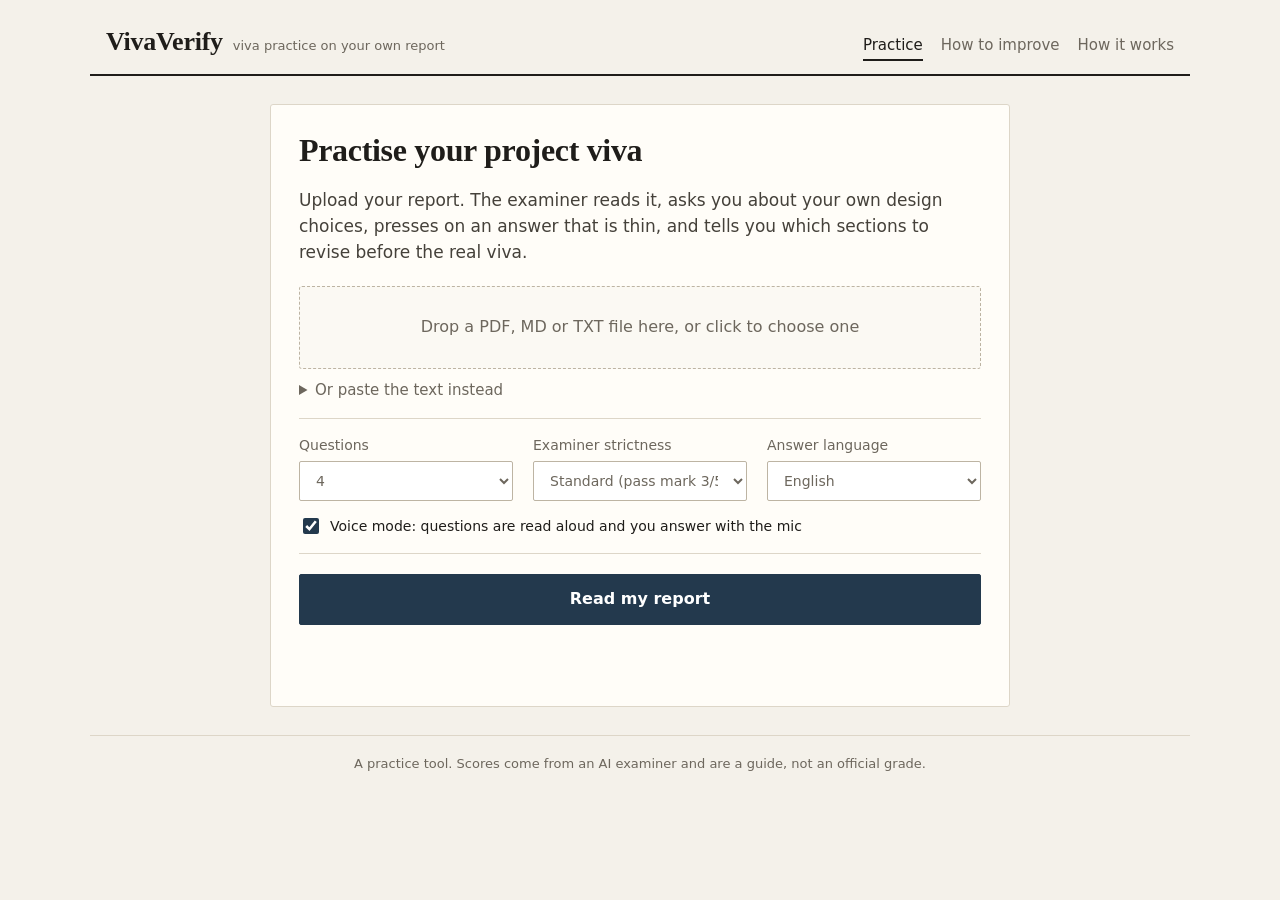
<file: frontend/index.html>
<!doctype html>
<html lang="en">
<head>
  <meta charset="utf-8">
  <meta name="viewport" content="width=device-width, initial-scale=1">
  <title>VivaVerify - viva practice on your own report</title>
  <meta name="description" content="Upload your project report and practise defending it in a spoken viva with an AI examiner.">
  <link rel="stylesheet" href="style.css">
  <script src="config.js"></script>
  <script src="app.js" defer></script>
</head>
<body>
  <header class="top">
    <div class="brand">VivaVerify<small>viva practice on your own report</small></div>
    <nav class="nav">
      <button data-nav="setup" class="active">Practice</button>
      <button data-nav="progress">How to improve</button>
      <button data-nav="how">How it works</button>
    </nav>
  </header>

  <main>
    <!-- 1. Setup -->
    <section id="setup" class="card narrow">
      <h1>Practise your project viva</h1>
      <p class="lede">Upload your report. The examiner reads it, asks you about your own design choices, presses on
        an answer that is thin, and tells you which sections to revise before the real viva.</p>

      <label class="drop" id="drop">
        <input type="file" id="file" accept=".pdf,.md,.txt">
        <span id="dropText">Drop a PDF, MD or TXT file here, or click to choose one</span>
      </label>
      <details>
        <summary>Or paste the text instead</summary>
        <textarea id="paste" rows="6" placeholder="Paste your report text here"></textarea>
      </details>

      <div class="settings">
        <label>Questions
          <select id="numQ"><option>3</option><option selected>4</option><option>5</option></select>
        </label>
        <label>Examiner strictness
          <select id="strict">
            <option value="friendly">Friendly (pass mark 2/5)</option>
            <option value="standard" selected>Standard (pass mark 3/5)</option>
            <option value="strict">Strict (pass mark 4/5)</option>
          </select>
        </label>
        <label>Answer language
          <select id="lang"><option value="en">English</option><option value="hi">Hindi / Hinglish</option></select>
        </label>
        <label class="check"><input type="checkbox" id="voiceOn" checked> Voice mode: questions are read aloud and you answer with the mic</label>
      </div>
      <button id="startBtn" class="primary big">Read my report</button>
      <p id="setupMsg" class="msg"></p>
    </section>

    <!-- 2. Report analysed -->
    <section id="analysed" hidden>
      <div class="card">
        <h2>Your report, as the examiner read it</h2>
        <div class="tiles" id="docTiles"></div>
      </div>
      <div class="layout">
        <div class="card">
          <h3>Sections</h3>
          <p class="muted small-text">Your report split into numbered sections. Answers are checked against these;
            sections marked <span class="chip">evidence</span> back a planned question.</p>
          <ol id="chunkList" class="chunks"></ol>
        </div>
        <aside class="card">
          <h3>Topics</h3>
          <p class="muted small-text">What the examiner will ask about. The questions themselves stay hidden until asked.</p>
          <ol id="planList" class="plan"><li class="muted">Examiner is reading your report...</li></ol>
          <p id="planMeta" class="muted small-text"></p>
          <button id="beginBtn" class="primary big" disabled>Preparing...</button>
        </aside>
      </div>
    </section>

    <!-- 3. Viva -->
    <section id="viva" class="layout" hidden>
      <div class="card">
        <div id="qDots" class="dots"></div>
        <div class="qhead">
          <span id="qCounter" class="muted"></span>
          <span id="qTopic" class="chip"></span>
          <span id="qFollow" class="chip warn" hidden>Follow-up</span>
        </div>
        <h2 id="qText"></h2>
        <button id="replayBtn" class="ghost small" hidden>Replay question</button>

        <div class="answer">
          <textarea id="answer" rows="5" placeholder="Speak or type your answer" disabled></textarea>
          <div id="live" class="live" aria-live="polite"></div>
          <div class="row">
            <button id="micBtn" class="mic" disabled>Start speaking</button>
            <button id="sendBtn" class="primary" disabled>Submit answer</button>
            <button id="retryBtn" class="primary" hidden>Try again</button>
            <span id="status" class="muted"></span>
          </div>
        </div>
        <div id="evals"></div>
      </div>

      <aside class="card">
        <h3>Examiner's log</h3>
        <ol id="trace" class="trace"></ol>
      </aside>
    </section>

    <!-- 4. Result -->
    <section id="report" class="card narrow" hidden>
      <div class="score-head">
        <div id="rPercent" class="big-score"></div>
        <div>
          <h2 id="rVerdict"></h2>
          <p id="rFlags" class="flag-line"></p>
        </div>
      </div>
      <div class="tiles" id="rTiles"></div>
      <div class="tabs">
        <button data-tab="rSummary" class="active">Summary</button>
        <button data-tab="rTranscript">Full transcript</button>
      </div>
      <div id="rSummary"></div>
      <div id="rTranscript" hidden></div>
      <div class="row">
        <button class="primary" onclick="location.reload()">Practise again</button>
        <button class="ghost" data-nav="progress">How to improve</button>
        <button class="ghost" onclick="window.print()">Print / save as PDF</button>
      </div>
    </section>

    <!-- 5. How to improve -->
    <section id="progress" hidden>
      <div class="card">
        <h2>How to improve</h2>
        <p class="muted small-text">What you missed in your last practice viva, and the sections of your report to read again.</p>
        <div id="progressEmpty" class="empty">Nothing here yet. Finish one practice viva and your notes will appear here.</div>
        <div id="improveSummary" class="tiles" hidden></div>
      </div>
      <div id="improveList"></div>
    </section>

    <!-- 6. How it works -->
    <section id="how" class="card narrow" hidden>
      <h2>How VivaVerify works</h2>
      <ol class="steps">
        <li><b>Upload.</b> Your report is split into short numbered chunks and indexed with BM25 keyword search.</li>
        <li><b>Plan.</b> A planner LLM reads the whole report and picks questions on the problem, a design choice,
          the implementation and the results, each linked to the chunks that hold the answer.</li>
        <li><b>Ask.</b> The examiner speaks each question and pauses until you answer, by voice or keyboard.</li>
        <li><b>Judge and follow up.</b> Rule-based guardrails run first; then a judge LLM compares your answer with
          your own report. A weak answer gets one follow-up on the most important missing point, and the follow-up
          is graded together with your first answer. During the viva you only see your score, so the feedback
          cannot give away the follow-up's answer; the full feedback comes with your result.</li>
        <li><b>Report.</b> Your score is calculated by code, not by the LLM, and every weak answer points to the
          section you should re-read.</li>
      </ol>
      <img src="assets/agent_workflow.png" alt="Agent workflow: planner, examiner, judge, router, follow-up, reporter" class="diagram">
      <h3>What happens to your data</h3>
      <ul>
        <li>Your uploaded file is kept in server memory only and is never saved. The questions and grades generated
          from it may be kept on the server, so an identical request does not use AI quota again.</li>
        <li>Voice goes straight from your browser to the speech service using a short-lived key.</li>
      </ul>
    </section>
  </main>

  <footer>A practice tool. Scores come from an AI examiner and are a guide, not an official grade.</footer>
</body>
</html>
</file>
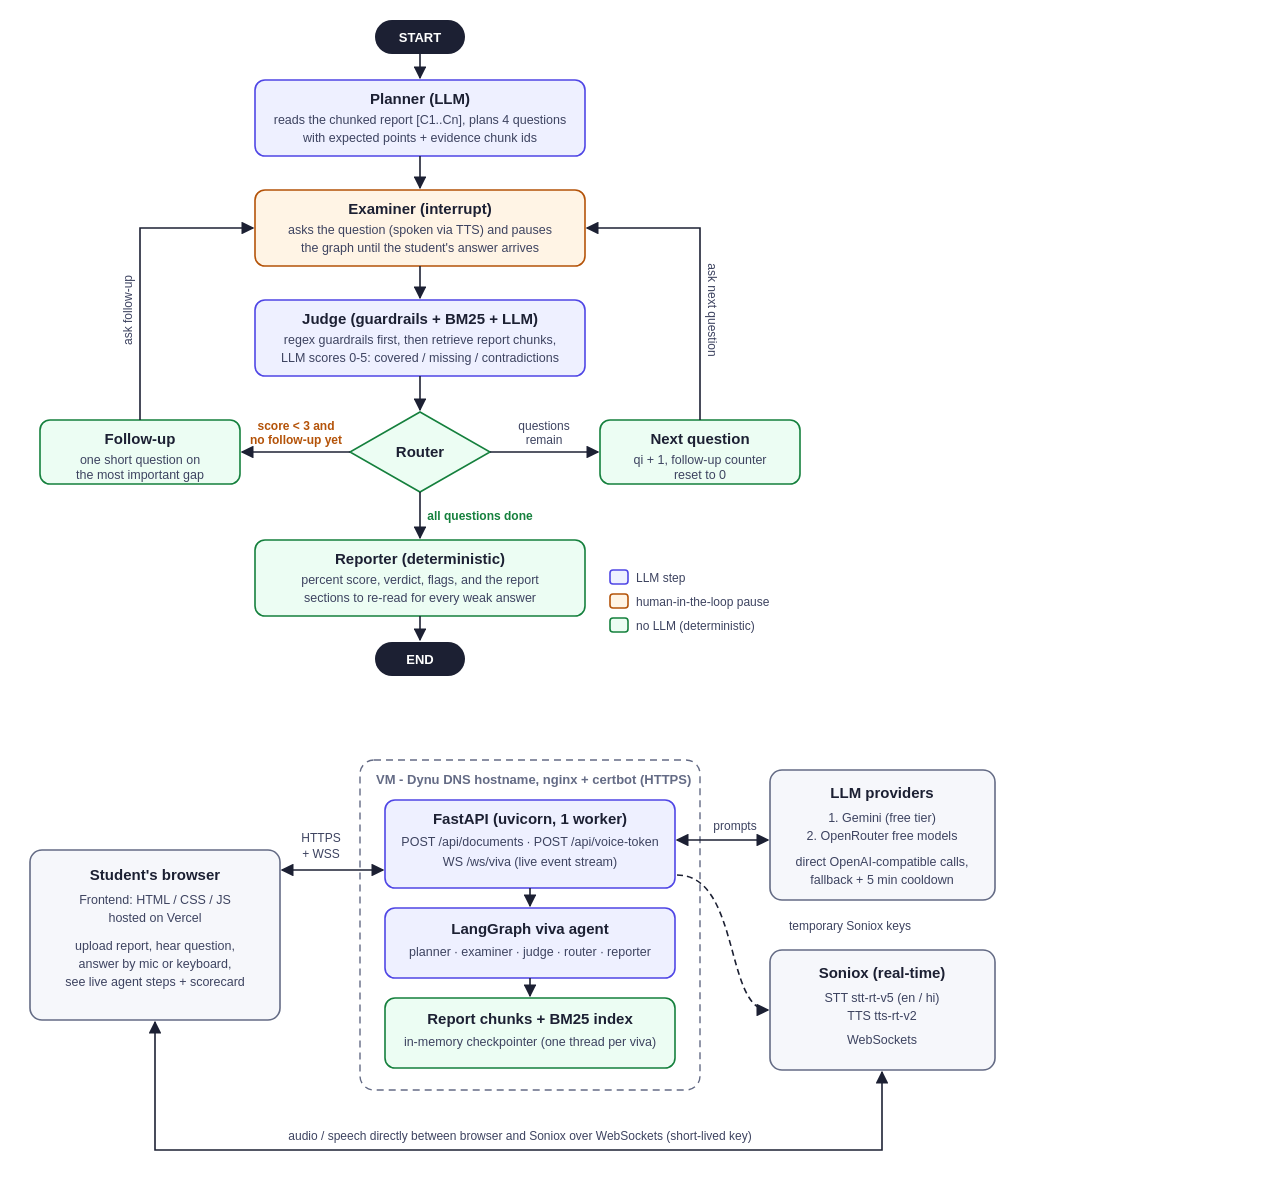
<file: report/assets/diagrams.html>
<!doctype html>
<html>
<head>
<meta charset="utf-8">
<style>
  body { margin: 0; background: #fff; font-family: "Segoe UI", Roboto, Arial, sans-serif; }
  svg { display: block; margin: 10px; }
  .box { fill: #eef0ff; stroke: #4f46e5; stroke-width: 1.6; }
  .det { fill: #ecfdf3; stroke: #15803d; }
  .hitl { fill: #fff4e5; stroke: #b45309; }
  .ext { fill: #f6f7fb; stroke: #646b85; }
  .pill { fill: #1c2033; }
  .title { font-size: 15px; font-weight: 700; fill: #1c2033; text-anchor: middle; }
  .sub { font-size: 12.5px; fill: #3d4360; text-anchor: middle; }
  .lbl { font-size: 12px; fill: #b45309; font-weight: 600; text-anchor: middle; }
  .lblg { font-size: 12px; fill: #15803d; font-weight: 600; text-anchor: middle; }
  .lbln { font-size: 12px; fill: #3d4360; text-anchor: middle; }
  .white { font-size: 13px; fill: #fff; font-weight: 700; text-anchor: middle; }
  .edge { stroke: #1c2033; stroke-width: 1.6; fill: none; marker-end: url(#arrow); }
  .dash { stroke-dasharray: 6 4; }
  .legend { font-size: 12px; fill: #3d4360; }
  .group { fill: none; stroke: #646b85; stroke-width: 1.4; stroke-dasharray: 7 5; }
  .gtitle { font-size: 13px; font-weight: 700; fill: #646b85; }
</style>
</head>
<body>

<!-- 1. Agent workflow (LangGraph) -->
<svg id="workflow" width="820" height="700" viewBox="0 0 820 700">
  <defs>
    <marker id="arrow" viewBox="0 0 10 10" refX="9" refY="5" markerWidth="8" markerHeight="8" orient="auto-start-reverse">
      <path d="M0,0 L10,5 L0,10 z" fill="#1c2033"/>
    </marker>
  </defs>

  <rect class="pill" x="365" y="10" width="90" height="34" rx="17"/><text class="white" x="410" y="32">START</text>
  <path class="edge" d="M410,44 V68"/>

  <rect class="box" x="245" y="70" width="330" height="76" rx="10"/>
  <text class="title" x="410" y="94">Planner  (LLM)</text>
  <text class="sub" x="410" y="114">reads the chunked report [C1..Cn], plans 4 questions</text>
  <text class="sub" x="410" y="132">with expected points + evidence chunk ids</text>
  <path class="edge" d="M410,146 V178"/>

  <rect class="box hitl" x="245" y="180" width="330" height="76" rx="10"/>
  <text class="title" x="410" y="204">Examiner  (interrupt)</text>
  <text class="sub" x="410" y="224">asks the question (spoken via TTS) and pauses</text>
  <text class="sub" x="410" y="242">the graph until the student's answer arrives</text>
  <path class="edge" d="M410,256 V288"/>

  <rect class="box" x="245" y="290" width="330" height="76" rx="10"/>
  <text class="title" x="410" y="314">Judge  (guardrails + BM25 + LLM)</text>
  <text class="sub" x="410" y="334">regex guardrails first, then retrieve report chunks,</text>
  <text class="sub" x="410" y="352">LLM scores 0-5: covered / missing / contradictions</text>
  <path class="edge" d="M410,366 V400"/>

  <polygon class="box det" points="410,402 480,442 410,482 340,442" />
  <text class="title" x="410" y="447">Router</text>

  <rect class="box det" x="30" y="410" width="200" height="64" rx="10"/>
  <text class="title" x="130" y="434">Follow-up</text>
  <text class="sub" x="130" y="454">one short question on</text>
  <text class="sub" x="130" y="469">the most important gap</text>
  <path class="edge" d="M340,442 H232"/>
  <text class="lbl" x="286" y="420">score &lt; 3 and</text>
  <text class="lbl" x="286" y="434">no follow-up yet</text>

  <rect class="box det" x="590" y="410" width="200" height="64" rx="10"/>
  <text class="title" x="690" y="434">Next question</text>
  <text class="sub" x="690" y="454">qi + 1, follow-up counter</text>
  <text class="sub" x="690" y="469">reset to 0</text>
  <path class="edge" d="M480,442 H588"/>
  <text class="lbln" x="534" y="420">questions</text>
  <text class="lbln" x="534" y="434">remain</text>

  <path class="edge" d="M130,410 V218 H243"/>
  <path class="edge" d="M690,410 V218 H577"/>
  <text class="lbln" x="130" y="300" transform="rotate(-90 130 300)" dy="-8">ask follow-up</text>
  <text class="lbln" x="690" y="300" transform="rotate(90 690 300)" dy="-8">ask next question</text>

  <path class="edge" d="M410,482 V528"/>
  <text class="lblg" x="470" y="510">all questions done</text>

  <rect class="box det" x="245" y="530" width="330" height="76" rx="10"/>
  <text class="title" x="410" y="554">Reporter  (deterministic)</text>
  <text class="sub" x="410" y="574">percent score, verdict, flags, and the report</text>
  <text class="sub" x="410" y="592">sections to re-read for every weak answer</text>
  <path class="edge" d="M410,606 V630"/>
  <rect class="pill" x="365" y="632" width="90" height="34" rx="17"/><text class="white" x="410" y="654">END</text>

  <rect class="box" x="600" y="560" width="18" height="14" rx="3"/><text class="legend" x="626" y="572">LLM step</text>
  <rect class="box hitl" x="600" y="584" width="18" height="14" rx="3"/><text class="legend" x="626" y="596">human-in-the-loop pause</text>
  <rect class="box det" x="600" y="608" width="18" height="14" rx="3"/><text class="legend" x="626" y="620">no LLM (deterministic)</text>
</svg>

<!-- 2. System architecture -->
<svg id="architecture" width="1000" height="470" viewBox="0 0 1000 470">
  <defs>
    <marker id="arrow2" viewBox="0 0 10 10" refX="9" refY="5" markerWidth="8" markerHeight="8" orient="auto-start-reverse">
      <path d="M0,0 L10,5 L0,10 z" fill="#1c2033"/>
    </marker>
  </defs>
  <style>.edge2 { stroke: #1c2033; stroke-width: 1.6; fill: none; marker-end: url(#arrow2); marker-start: url(#arrow2); }
         .one { marker-start: none; }</style>

  <rect class="box ext" x="20" y="130" width="250" height="170" rx="12"/>
  <text class="title" x="145" y="160">Student's browser</text>
  <text class="sub" x="145" y="184">Frontend: HTML / CSS / JS</text>
  <text class="sub" x="145" y="202">hosted on Vercel</text>
  <text class="sub" x="145" y="230">upload report, hear question,</text>
  <text class="sub" x="145" y="248">answer by mic or keyboard,</text>
  <text class="sub" x="145" y="266">see live agent steps + scorecard</text>

  <rect class="group" x="350" y="40" width="340" height="330" rx="14"/>
  <text class="gtitle" x="366" y="64">VM  -  Dynu DNS hostname, nginx + certbot (HTTPS)</text>

  <rect class="box" x="375" y="80" width="290" height="88" rx="10"/>
  <text class="title" x="520" y="104">FastAPI (uvicorn, 1 worker)</text>
  <text class="sub" x="520" y="126">POST /api/documents · POST /api/voice-token</text>
  <text class="sub" x="520" y="146">WS /ws/viva  (live event stream)</text>

  <rect class="box" x="375" y="188" width="290" height="70" rx="10"/>
  <text class="title" x="520" y="214">LangGraph viva agent</text>
  <text class="sub" x="520" y="236">planner · examiner · judge · router · reporter</text>

  <rect class="box det" x="375" y="278" width="290" height="70" rx="10"/>
  <text class="title" x="520" y="304">Report chunks + BM25 index</text>
  <text class="sub" x="520" y="326">in-memory checkpointer (one thread per viva)</text>

  <rect class="box ext" x="760" y="50" width="225" height="130" rx="12"/>
  <text class="title" x="872" y="78">LLM providers</text>
  <text class="sub" x="872" y="102">1. Gemini (free tier)</text>
  <text class="sub" x="872" y="120">2. OpenRouter free models</text>
  <text class="sub" x="872" y="146">direct OpenAI-compatible calls,</text>
  <text class="sub" x="872" y="164">fallback + 5 min cooldown</text>

  <rect class="box ext" x="760" y="230" width="225" height="120" rx="12"/>
  <text class="title" x="872" y="258">Soniox (real-time)</text>
  <text class="sub" x="872" y="282">STT  stt-rt-v5 (en / hi)</text>
  <text class="sub" x="872" y="300">TTS  tts-rt-v2</text>
  <text class="sub" x="872" y="324">WebSockets</text>

  <path class="edge2" d="M272,150 H373"/>
  <text class="lbln" x="311" y="122">HTTPS</text><text class="lbln" x="311" y="138">+ WSS</text>
  
  <path class="edge2 one" d="M520,168 V186"/>
  <path class="edge2 one" d="M520,258 V276"/>
  <path class="edge2" d="M667,120 H758"/>
  <text class="lbln" x="725" y="110">prompts</text>
  <path class="edge2 one dash" d="M667,155 C730,155 715,290 758,290"/>
  <text class="lbln" x="840" y="210">temporary Soniox keys</text>

  <path class="edge2" d="M145,302 V430 H872 V352"/>
  <text class="lbln" x="510" y="420">audio / speech directly between browser and Soniox over WebSockets (short-lived key)</text>
</svg>
</body>
</html>
</file>
<file: frontend/style.css>
/* A printed exam paper rather than an app: warm paper, ink, serif headings, square corners. */
:root {
  --bg: #f4f1ea;
  --paper: #fffdf8;
  --ink: #1f1d1a;
  --muted: #6d675d;
  --line: #ddd6c8;
  --line-strong: #bdb4a3;
  --accent: #23394d;        /* dark ink blue, used sparingly */
  --accent-soft: #e8ecef;
  --good: #2f6a3e;
  --good-bg: #e9f1e8;
  --mid: #8a5a00;
  --mid-bg: #f6eedb;
  --low: #a3332b;
  --low-bg: #f6e5e1;
  --serif: "Iowan Old Style", "Palatino Linotype", Palatino, "Book Antiqua", Georgia, serif;
  --sans: system-ui, -apple-system, "Segoe UI", Roboto, "Helvetica Neue", Arial, sans-serif;
  --mono: ui-monospace, "SF Mono", Menlo, Consolas, "Liberation Mono", monospace;
}

* { box-sizing: border-box; }
body {
  margin: 0;
  font: 16px/1.55 var(--sans);
  background: var(--bg);
  color: var(--ink);
}
[hidden] { display: none !important; }

/* header */
.top {
  display: flex; justify-content: space-between; align-items: baseline; gap: 12px;
  max-width: 1100px; margin: 0 auto; padding: 22px 16px 12px;
  border-bottom: 2px solid var(--ink);
}
.brand { font-family: var(--serif); font-size: 26px; font-weight: 700; letter-spacing: -0.01em; }
.brand small {
  font-family: var(--sans); font-size: 13px; font-weight: 400; color: var(--muted);
  letter-spacing: 0; margin-left: 10px;
}
.nav { display: flex; gap: 18px; flex-wrap: wrap; }
.nav button {
  border: none; border-bottom: 2px solid transparent; border-radius: 0; background: none;
  color: var(--muted); padding: 2px 0; font-size: 15px;
}
.nav button:hover { color: var(--ink); }
.nav button.active { color: var(--ink); border-bottom-color: var(--ink); }

main { max-width: 1100px; margin: 28px auto; padding: 0 16px; }
.card { background: var(--paper); border: 1px solid var(--line); border-radius: 3px; padding: 26px 28px; }
.narrow { max-width: 740px; margin: 0 auto; }
.layout { display: grid; grid-template-columns: minmax(0, 1fr) 310px; gap: 22px; align-items: start; }
@media (max-width: 860px) { .layout { grid-template-columns: 1fr; } }

h1, h2, h3 { font-family: var(--serif); font-weight: 700; color: var(--ink); }
h1 { margin: 0 0 10px; font-size: 32px; line-height: 1.2; letter-spacing: -0.01em; }
h1 em { font-style: italic; }
h2 { margin: 4px 0 12px; font-size: 24px; line-height: 1.3; }
h3 { margin: 0 0 10px; font-size: 18px; }
.muted { color: var(--muted); }
.small-text { font-size: 13px; margin-top: 0; }
.error { color: var(--low); }
a { color: var(--accent); }

/* setup */
.lede { font-size: 17px; color: #45413a; max-width: 62ch; }
.drop {
  display: block; margin: 20px 0 10px; padding: 28px 20px; text-align: center; cursor: pointer;
  border: 1px dashed var(--line-strong); border-radius: 3px; color: var(--muted); background: #fbf9f3;
}
.drop:hover { border-color: var(--ink); color: var(--ink); }
.drop input { display: none; }
details { margin-bottom: 16px; color: var(--muted); font-size: 15px; }
details summary { cursor: pointer; }
textarea, select {
  width: 100%; font: inherit; color: inherit; padding: 10px 12px;
  border: 1px solid var(--line-strong); border-radius: 2px; background: #fff;
}
textarea { line-height: 1.5; }
textarea:focus, select:focus { outline: 2px solid var(--accent-soft); border-color: var(--accent); }
.settings {
  display: grid; grid-template-columns: repeat(auto-fit, minmax(200px, 1fr)); gap: 14px 20px;
  margin: 8px 0 20px; padding: 16px 0; border-top: 1px solid var(--line); border-bottom: 1px solid var(--line);
}
.settings label { display: flex; flex-direction: column; gap: 5px; font-size: 14px; color: var(--muted); }
.settings .check { flex-direction: row; align-items: center; gap: 8px; color: var(--ink); grid-column: 1 / -1; }
.check input { accent-color: var(--accent); width: 16px; height: 16px; }

.row { display: flex; flex-wrap: wrap; align-items: center; gap: 12px; margin-top: 12px; }

button {
  font: inherit; border: 1px solid var(--line-strong); background: var(--paper); color: var(--ink);
  padding: 9px 18px; border-radius: 2px; cursor: pointer;
}
button:hover:not(:disabled) { border-color: var(--ink); }
button:disabled { opacity: 0.45; cursor: not-allowed; }
.primary { background: var(--accent); border-color: var(--accent); color: #fff; font-weight: 600; }
.primary:hover:not(:disabled) { background: #172838; border-color: #172838; }
.big { width: 100%; padding: 12px; font-size: 16px; }
.ghost { background: transparent; }
.small { padding: 4px 10px; font-size: 13px; }
.mic.rec { background: var(--low); border-color: var(--low); color: #fff; }

.msg { min-height: 1.4em; color: var(--muted); }
.msg.error { color: var(--low); }

/* labels (topic, follow-up, flags) */
.chip {
  display: inline-block; font-size: 11px; font-weight: 600; letter-spacing: 0.06em; text-transform: uppercase;
  padding: 2px 7px; border: 1px solid var(--line-strong); border-radius: 2px; color: var(--muted); background: transparent;
}
.chip.warn { border-color: #d9c08a; color: var(--mid); background: var(--mid-bg); }

/* viva */
.qhead { display: flex; gap: 10px; align-items: center; flex-wrap: wrap; font-size: 14px; }
#qText { font-size: 25px; line-height: 1.35; margin: 12px 0 10px; font-weight: 600; }
.answer { margin-top: 18px; }
.live { min-height: 1.4em; color: var(--muted); font-style: italic; margin-top: 4px; }

.dots { display: flex; gap: 6px; margin-bottom: 14px; flex-wrap: wrap; }
.dot {
  font-size: 12px; min-width: 42px; text-align: center; padding: 3px 8px; border: 1px solid var(--line);
  border-radius: 2px; color: var(--muted); font-variant-numeric: tabular-nums;
}
.dot.now { border-color: var(--ink); color: var(--ink); font-weight: 600; }
.dot.good { background: var(--good-bg); color: var(--good); border-color: #c4d8c3; }
.dot.mid { background: var(--mid-bg); color: var(--mid); border-color: #e3cfa3; }
.dot.low { background: var(--low-bg); color: var(--low); border-color: #e4c0b9; }

.eval { margin-top: 16px; padding: 12px 16px; border: 1px solid var(--line); border-left: 3px solid var(--line-strong); background: #fff; }
.eval p { margin: 6px 0; }
.eval.s5, .eval.s4 { border-left-color: var(--good); }
.eval.s3 { border-left-color: var(--mid); }
.eval.s2, .eval.s1, .eval.s0 { border-left-color: var(--low); }
.eval-head, .rrow-head { display: flex; gap: 10px; align-items: baseline; flex-wrap: wrap; }
.score { font-family: var(--serif); font-weight: 700; font-size: 18px; font-variant-numeric: tabular-nums; color: var(--ink); }
.score.good { color: var(--good); }
.score.mid { color: var(--mid); }
.score.low { color: var(--low); }

/* examiner's log */
.trace {
  margin: 0; padding: 0; list-style: none; font: 12.5px/1.5 var(--mono); color: #3f3b34;
  max-height: 70vh; overflow: auto; counter-reset: step;
}
.trace li { padding: 7px 0; border-top: 1px dotted var(--line-strong); counter-increment: step; }
.trace li::before { content: counter(step, decimal-leading-zero) "  "; color: var(--muted); }
.trace b { font-weight: 700; color: var(--ink); }
.trace .ms { color: var(--muted); white-space: nowrap; }

/* report analysed */
.chunks { padding-left: 0; list-style: none; margin: 0; font-size: 14px; max-height: 420px; overflow: auto; }
.chunks li { padding: 8px 0; border-top: 1px solid var(--line); }
.chunks b { font-family: var(--mono); font-size: 12.5px; margin-right: 6px; color: var(--muted); }
.chunks .chip { margin-left: 4px; }
.plan { padding-left: 22px; margin: 0 0 16px; font-family: var(--serif); }
.plan li { padding: 5px 0; font-size: 17px; }

/* stat tiles */
.tiles {   /* the 1px gaps over a line-coloured background draw the dividers at any column count */
  display: grid; grid-template-columns: repeat(auto-fit, minmax(130px, 1fr)); gap: 1px;
  margin: 14px 0 6px; background: var(--line); border: 1px solid var(--line);
}
.tile { padding: 12px 14px; min-width: 0; background: var(--paper); }
.tile-label { font-size: 11px; font-weight: 600; letter-spacing: 0.06em; text-transform: uppercase; color: var(--muted); }
.tile-value { font-family: var(--serif); font-size: 22px; font-weight: 700; overflow-wrap: anywhere; }
.tile-value.long { font-size: 15px; padding-top: 5px; }
.tile-note { font-size: 12px; color: var(--muted); }
#analysed .card + .layout { margin-top: 22px; }

/* result */
.score-head { display: flex; gap: 22px; align-items: center; margin-bottom: 14px; padding-bottom: 16px; border-bottom: 1px solid var(--line); }
.big-score { font-family: var(--serif); font-size: 56px; font-weight: 700; line-height: 1; font-variant-numeric: tabular-nums; }
.big-score.good { color: var(--good); }
.big-score.mid { color: var(--mid); }
.big-score.low { color: var(--low); }
.flag-line { color: var(--low); margin: 0; }
.rrow { border-top: 1px solid var(--line); padding: 14px 0; }
.rrow:first-child, .turn:first-child { border-top: none; }   /* the tabs already draw a rule above */
.rrow p { margin: 4px 0 6px; }
.rrow-head b { font-family: var(--serif); font-size: 17px; }
blockquote {
  margin: 8px 0 0; padding: 8px 14px; background: #f8f5ee;
  border-left: 2px solid var(--line-strong); font-size: 14px; font-family: var(--serif);
}

.tabs { display: flex; gap: 20px; border-bottom: 1px solid var(--line); margin: 18px 0 4px; }
.tabs button { border: none; border-bottom: 2px solid transparent; border-radius: 0; background: none; color: var(--muted); padding: 8px 0; }
.tabs button.active { color: var(--ink); border-bottom-color: var(--ink); font-weight: 600; }
.turn { border-top: 1px solid var(--line); padding: 14px 0; }
.turn p { margin: 2px 0 10px; }
.who { font-size: 11px; font-weight: 700; text-transform: uppercase; letter-spacing: 0.08em; }
.who.examiner { color: var(--accent); }
.who.student { color: var(--muted); }

.empty { padding: 26px; text-align: center; color: var(--muted); border: 1px dashed var(--line-strong); }

/* how to improve */
#improveSummary { margin-top: 16px; }
.improve-card { margin-top: 16px; border-left: 3px solid var(--line-strong); }
.improve-card.good { border-left-color: var(--good); }
.improve-card.mid { border-left-color: var(--mid); }
.improve-card.low { border-left-color: var(--low); }
.improve-card .rrow-head b { font-family: var(--serif); font-size: 18px; }
.improve-q { font-family: var(--serif); font-size: 17px; margin: 10px 0 8px; }
.improve-answer { background: #f8f5ee; border: 1px solid var(--line); padding: 8px 12px; font-size: 14px; margin-bottom: 12px; }
.improve-block { margin-top: 12px; padding-top: 10px; border-top: 1px solid var(--line); }
.improve-title { margin: 0 0 6px; font-size: 11px; font-weight: 700; text-transform: uppercase; letter-spacing: 0.08em; color: var(--muted); }
.improve-title.warn, .improve-title.error { color: var(--low); }
.improve-title.info { color: var(--accent); }
.improve-list { margin: 0 0 6px; padding-left: 20px; font-size: 15px; }
.improve-list li { margin-bottom: 4px; }
.improve-list.error { color: var(--low); }
.improve-text { margin: 0 0 6px; font-size: 15px; }

/* how it works */
.steps { padding-left: 22px; }
.steps li { margin-bottom: 10px; }
.diagram { width: 100%; max-width: 560px; display: block; margin: 14px auto 22px; }

footer {
  max-width: 1100px; margin: 0 auto; padding: 18px 16px 28px; color: var(--muted); font-size: 13px;
  border-top: 1px solid var(--line); text-align: center;
}

@media (max-width: 640px) {
  .top { flex-direction: column; align-items: flex-start; gap: 8px; padding-top: 16px; }
  .brand small { display: block; margin: 2px 0 0; }
  main { margin: 18px auto; }
  .card { padding: 18px 16px; }
  h1 { font-size: 26px; }
  #qText { font-size: 21px; }
}

@media print {
  .top, footer, button { display: none !important; }
  body { background: #fff; }
  .card { border: none; padding: 0; }
}
</file>
